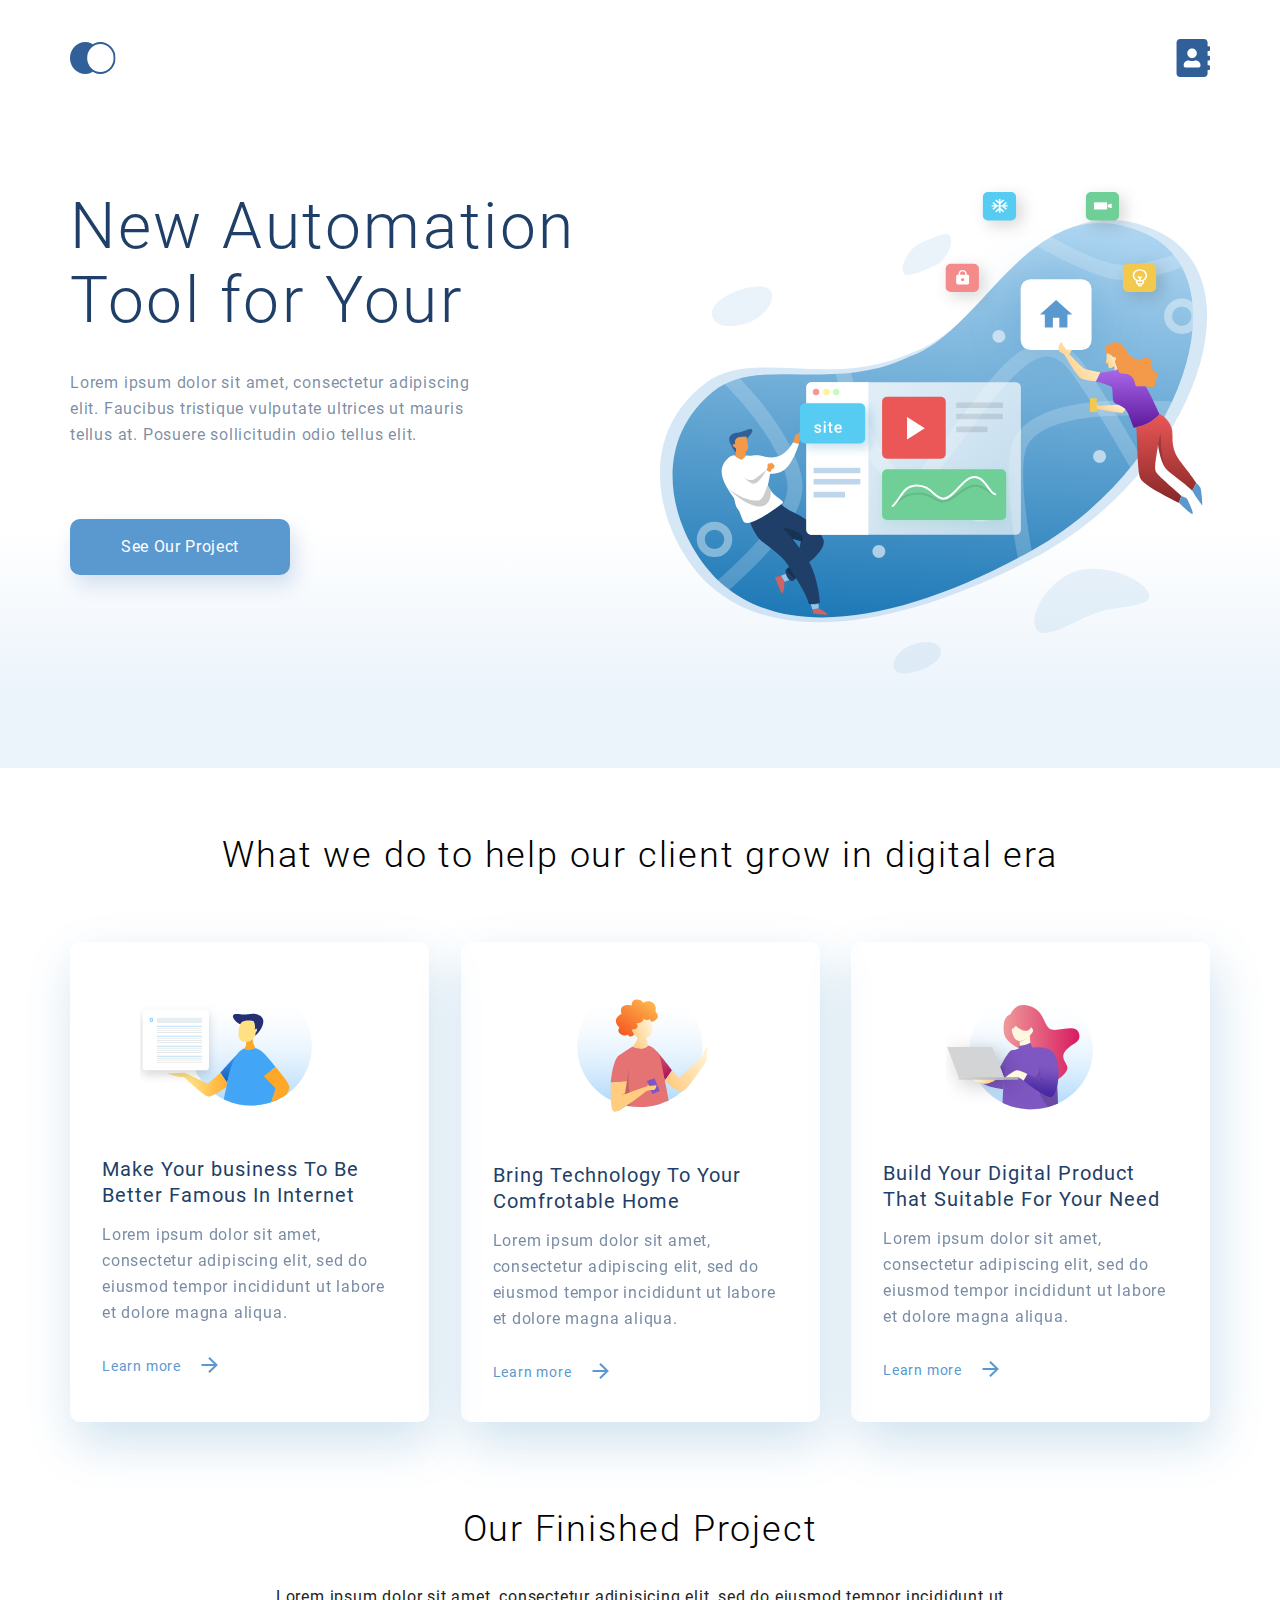
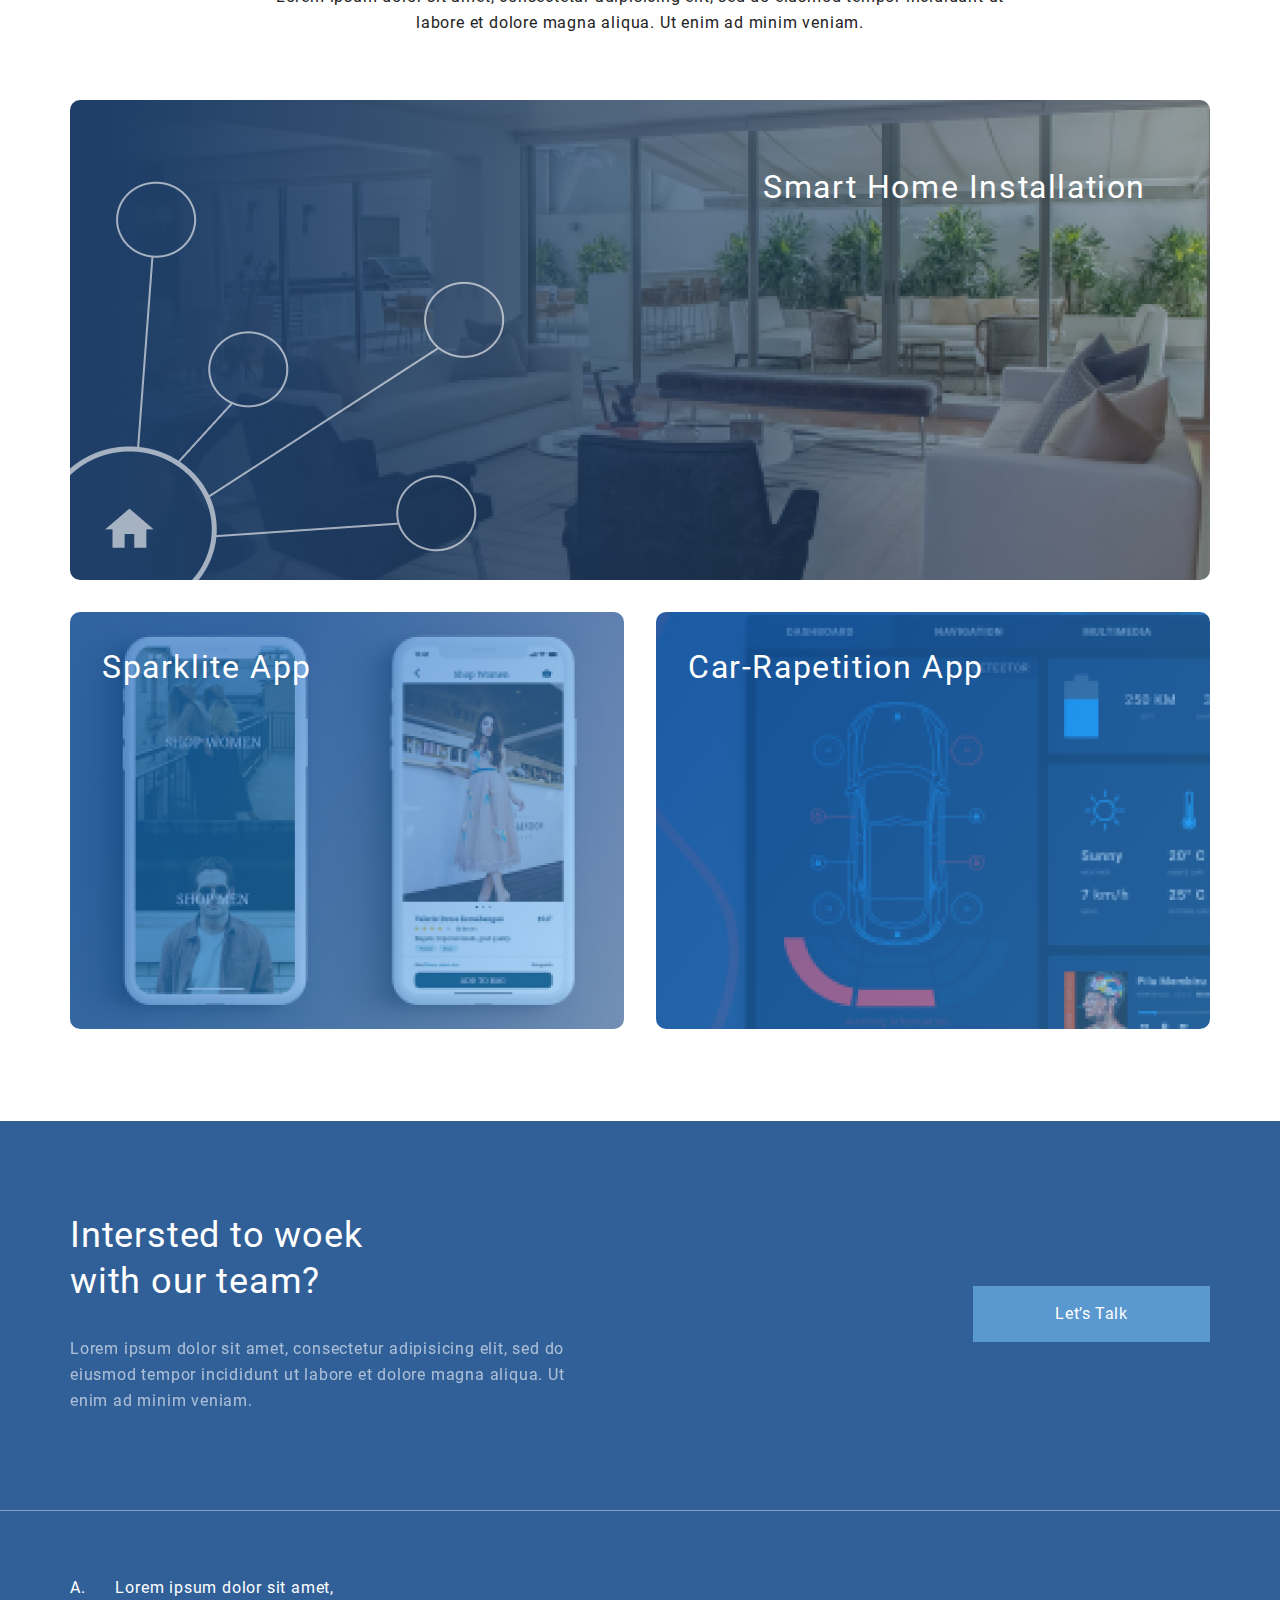
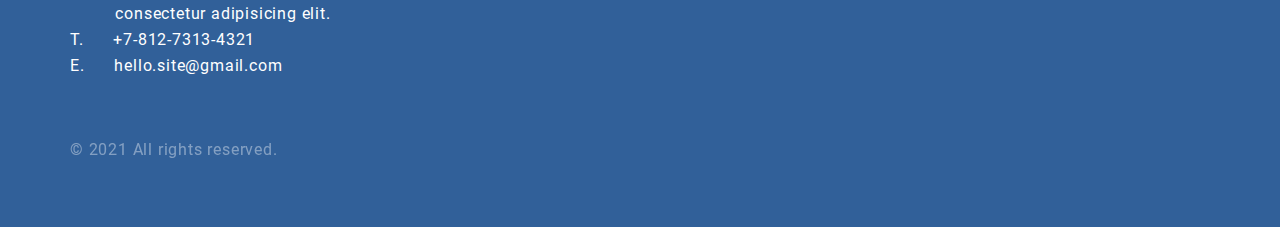
<file: index.html>
﻿<!DOCTYPE html>
<html lang="ru">
	<head>
		<title>Adaptive page_1</title>
		<meta charset="utf-8">
		<meta name="viewport" content="width=device-width, initial-scale=1.0">
		<link rel="stylesheet" href="css/style.css">
	</head>
	
	<body>
		<header>
			<a class="logo" href="index.html"></a>
			<a class="contacts" href="contacts.html"></a>
		</header>
		
		<main>
			<div class="m_wrap">
				<section class="m_top">
					<h1>New Automation Tool for Your</h1>
					<div>Lorem ipsum dolor sit amet, consectetur adipiscing elit. Faucibus tristique vulputate ultrices ut mauris tellus at. Posuere sollicitudin odio tellus elit.</div>
					<a href="projects.html" class="top_button">See Our Project</a>
				</section>
			</div>
			
			<section class="m_middle">
				<h2>What we do to help our client grow in digital era</h2>
				<div class="middle_wrap">
					<div>
						<div class="point_1"></div>
						<h6>Make Your business To Be Better Famous In Internet</h6>
						<div class="text">Lorem ipsum dolor sit amet, consectetur adipiscing elit, sed do eiusmod tempor incididunt ut labore et dolore magna aliqua.</div>
						<div class="ref">
						<a href="projects.html">Learn more</a></div>
					</div>
					<div>
						<div class="point_2"></div>
						<h6>Bring Technology To Your <br> Comfrotable Home</h6>
						<div class="text">Lorem ipsum dolor sit amet, consectetur adipiscing elit, sed do eiusmod tempor incididunt ut labore et dolore magna aliqua.</div>
						<div class="ref">
						<a href="projects.html">Learn more</a></div>
					</div>
					<div>
						<div class="point_3"></div>
						<h6>Build Your Digital Product That Suitable For Your Need</h6>
						<div class="text">Lorem ipsum dolor sit amet, consectetur adipiscing elit, sed do eiusmod tempor incididunt ut labore et dolore magna aliqua.</div>
						<div class="ref">
						<a href="projects.html">Learn more</a></div>
					</div>
				</div>
			</section>

			<section class="m_bottom">
				<h2>Our Finished Project</h2>
				<div class="text">Lorem ipsum dolor sit amet, consectetur adipisicing elit, sed do eiusmod tempor incididunt ut labore et dolore magna aliqua. Ut enim ad minim veniam.</div>
				<div class="bottom_wrap">
					<a href="projects.html" class="bottom3_1">Smart Home Installation</a>
					<a href="projects.html" class="bottom3_2">Sparklite App</a>
					<a href="projects.html" class="bottom3_3">Car-Rapetition App</a>
				</div>
			</section>
		</main>
		
		<footer>
			<section>
				<a href="contacts.html" class="f_button">Let’s Talk</a>
				<h3>Intersted to woek with our team?</h3>
				<div>Lorem ipsum dolor sit amet, consectetur adipisicing elit, sed do eiusmod tempor incididunt ut labore et dolore magna aliqua. Ut enim ad minim veniam.</div>
			</section>
			
			<div class="f_wrap">
				<section>
					<ol>
						<li value="1">
							<span>Lorem ipsum dolor sit amet, consectetur adipisicing elit.</span></li>
						<li value="20">
							<span>+7-812-7313-4321</span></li>
						<li value="5">
							<span>hello.site@gmail.com</span></li>
					</ol>
					<p class="copy">&copy; 2021 All rights reserved.</p>
				</section>
			</div>
		</footer>
	</body>
</html>
</file>
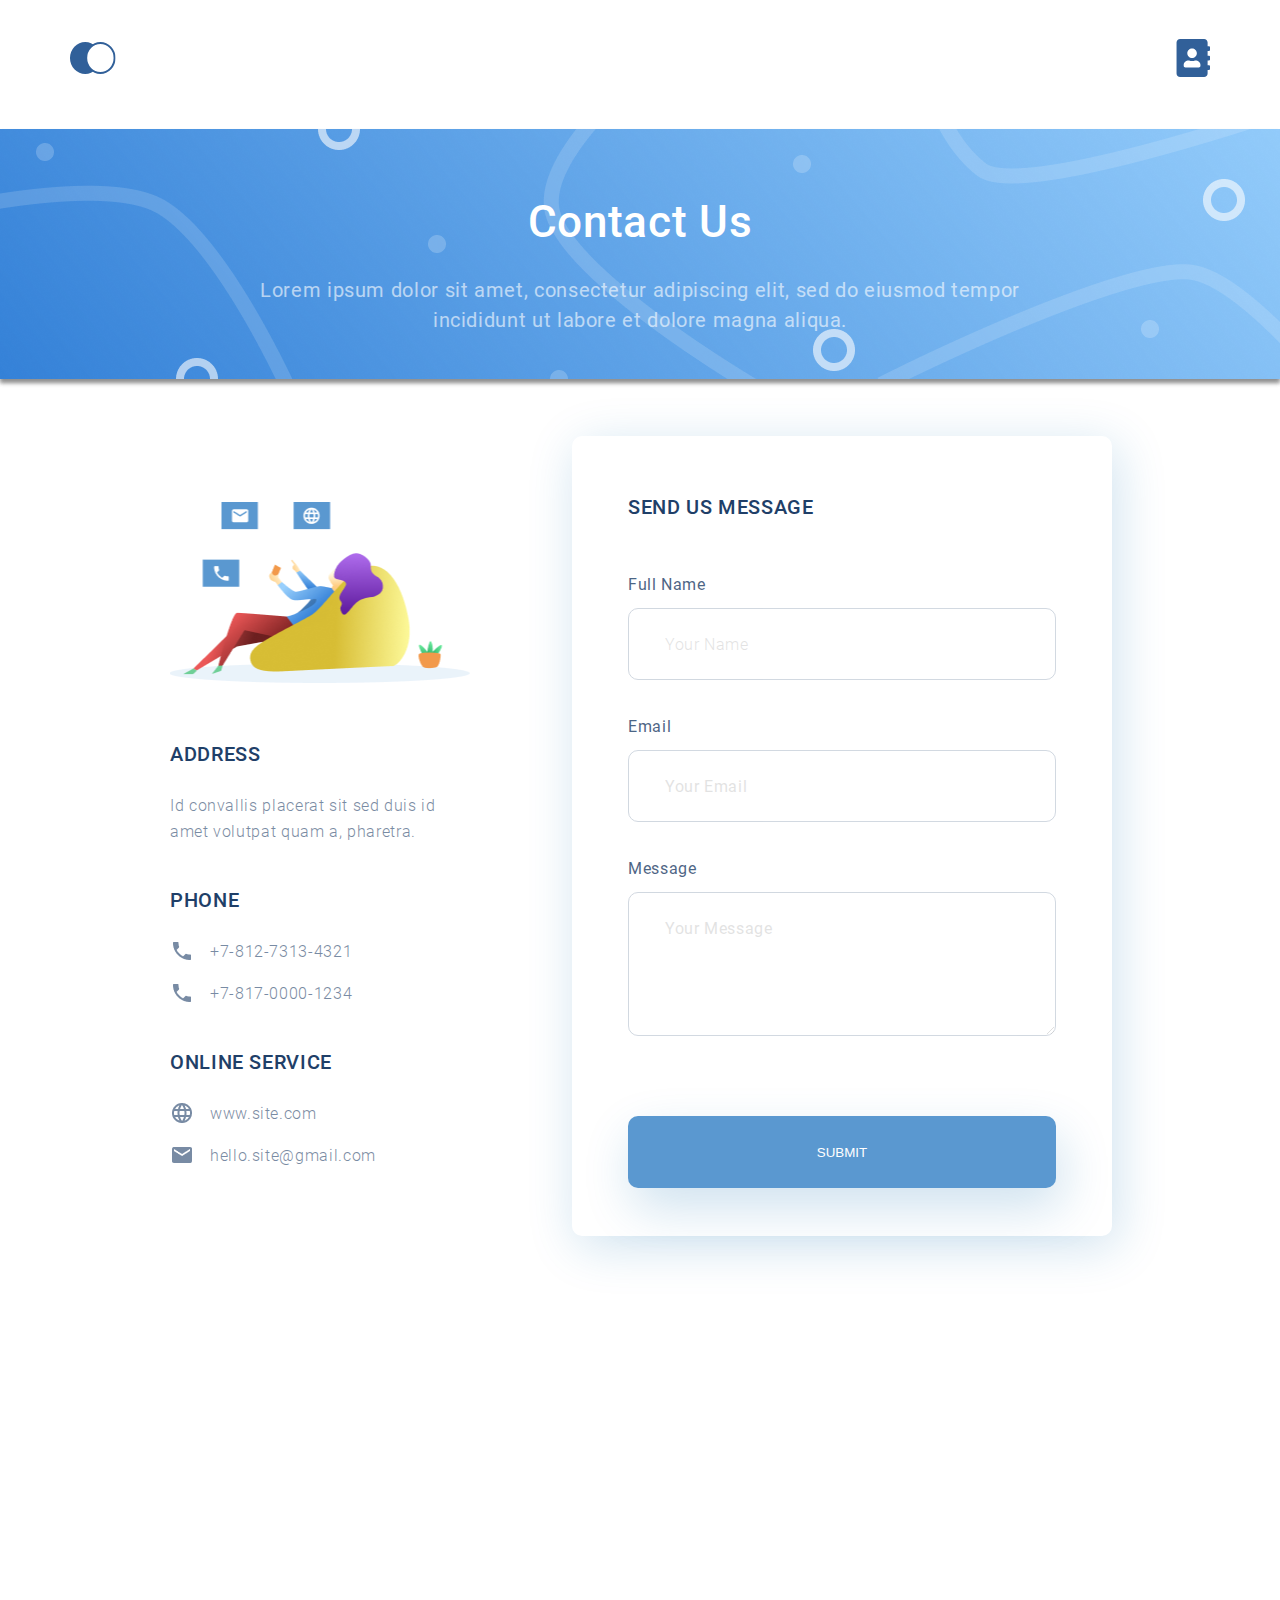
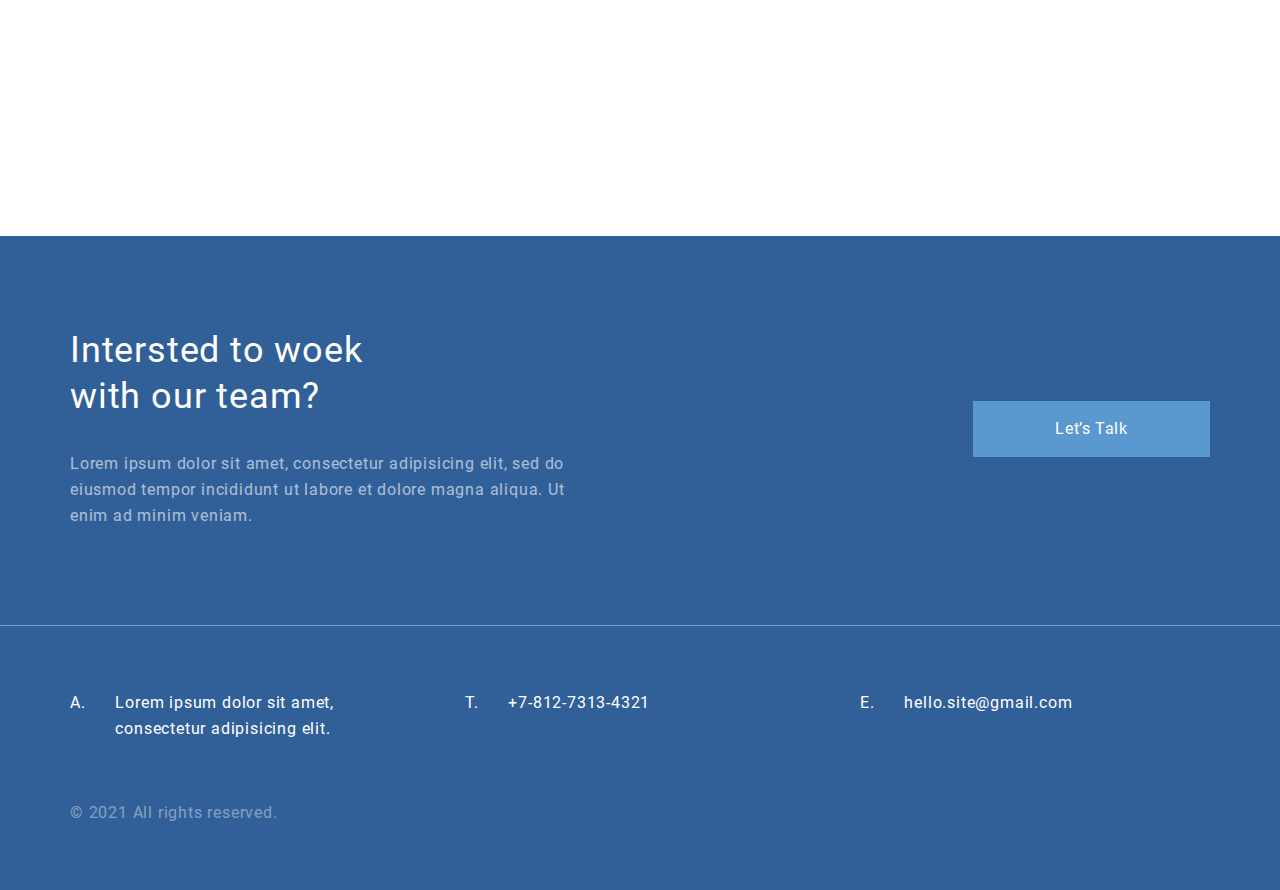
<file: contacts.html>
﻿<!DOCTYPE html>
<html lang="ru">
	<head>
		<title>Adaptive page_2</title>
		<meta charset="utf-8">
		<meta name="viewport" content="width=device-width, initial-scale=1.0">
		<link rel="stylesheet" href="css/style.css">
	</head>
	
	<body>
		<header>
			<a class="logo" href="index.html"></a>
			<a class="contacts" href="contacts.html"></a>
		</header>

		
		<main>
			<div class="c_top_wrap">
			<div class="c_top">
				<h4>Contact Us</h4>
				<div>Lorem ipsum dolor sit amet, consectetur adipiscing elit, sed do eiusmod tempor incididunt ut labore et dolore magna aliqua.</div>
			</div></div>

			<div class="c_middle">
				<div class="cont">
					<div class="cont_img"></div>
					<h5>ADDRESS</h5>
					<div class="text">Id convallis placerat sit sed duis id amet volutpat quam a, pharetra.</div>
					<h5>PHONE</h5>
					<ul class="phone">
						<li>+7-812-7313-4321</li>
						<li>+7-817-0000-1234</li>
					</ul>
					<h5>ONLINE SERVICE</h5>
					<ul class="serv">
						<li>www.site.com</li>
						<li>hello.site@gmail.com</li>
					</ul>
					
				</div>
				<form method="get" action="#">
					<h5>SEND US MESSAGE</h5>
					<div class="text_f">Full Name</div>
					<input class="form_name" type="text" name="Name" placeholder="Your Name" required>
					<div class="text_f">Email</div>
					<input class="form_email" type="email" name="E-mail" placeholder="Your Email" required>
					<div class="text_f">Message</div>
					<textarea class="form_mes" placeholder="Your Message" name="Message" required></textarea>
					<button type="submit">SUBMIT</button>
				</form>
			</div>

			
			<section id="map">
                <iframe src="https://yandex.ru/map-widget/v1/?um=constructor%3Aed590097da9371fe40b61579a68136a068dd8e54f1df425d6a6c0284f4e5218c&amp;source=constructor" width="100%" height="480"frameborder="0"></iframe>
			</section>
		</main>

		<footer>
			<section>
				<a href="contacts.html" class="f_button">Let’s Talk</a>
				<h3>Intersted to woek with our team?</h3>
				<div>Lorem ipsum dolor sit amet, consectetur adipisicing elit, sed do eiusmod tempor incididunt ut labore et dolore magna aliqua. Ut enim ad minim veniam.</div>
			</section>
			
			<div class="f_wrap">
				<section>
					<ul>
						<li value="1">
							<span>Lorem ipsum dolor sit amet, consectetur adipisicing elit.</span></li>
						<li value="20">
							<span>+7-812-7313-4321</span></li>
						<li value="5">
							<span>hello.site@gmail.com</span></li>
					</ul>
					<p class="copy">&copy; 2021 All rights reserved.</p>
				</section>
			</div>
		</footer>
	</body>
</html>
</file>
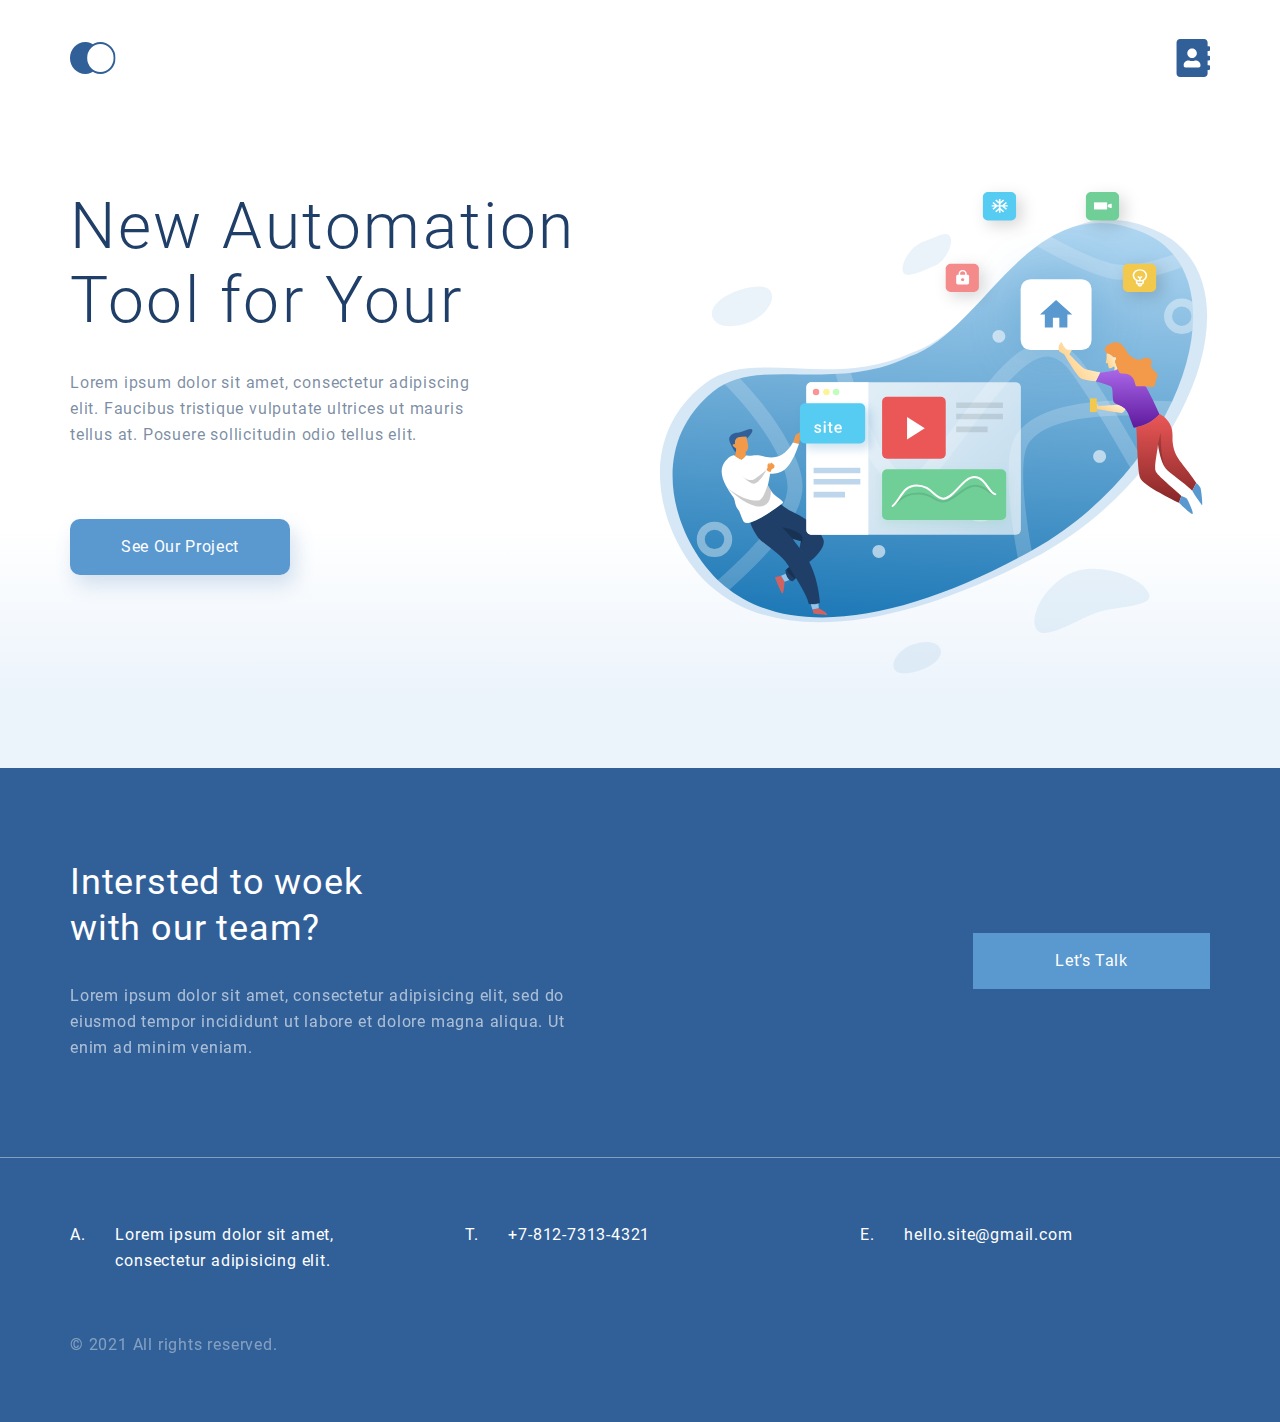
<file: projects.html>
<!DOCTYPE html>
<html lang="ru">
	<head>
		<title>Adaptive page_3</title>
		<meta charset="utf-8">
		<meta name="viewport" content="width=device-width, initial-scale=1.0">
		<link rel="stylesheet" href="css/style.css">
	</head>
	
	<body>
		<header>
			<a class="logo" href="index.html"></a>
			<a class="contacts" href="contacts.html"></a>
		</header>
		
		<main>
			<div class="m_wrap">
				<section class="m_top">
					<h1>New Automation Tool for Your</h1>
					<div>Lorem ipsum dolor sit amet, consectetur adipiscing elit. Faucibus tristique vulputate ultrices ut mauris tellus at. Posuere sollicitudin odio tellus elit.</div>
					<a href="projects.html" class="top_button">See Our Project</a>
				</section>
			</div>
			<section>
			</section>
		</main>
		
		<footer>
			<section>
				<a href="contacts.html" class="f_button">Let’s Talk</a>
				<h3>Intersted to woek with our team?</h3>
				<div>Lorem ipsum dolor sit amet, consectetur adipisicing elit, sed do eiusmod tempor incididunt ut labore et dolore magna aliqua. Ut enim ad minim veniam.</div>
			</section>
			
			<div class="f_wrap">
				<section>
					<ul>
						<li value="1">
							<span>Lorem ipsum dolor sit amet, consectetur adipisicing elit.</span></li>
						<li value="20">
							<span>+7-812-7313-4321</span></li>
						<li value="5">
							<span>hello.site@gmail.com</span></li>
					</ul>
					<p class="copy">&copy; 2021 All rights reserved.</p>
				</section>
			</div>
		</footer>
	</body>
</html>
</file>
<file: css/style.css>
@font-face {
    font-family: 'roboto';
    src: url('../fonts/Roboto-Regular.ttf');
    font-weight: 400;
}
@font-face {
	font-family: 'roboto';
	src: url('../fonts/Roboto-Light.ttf');
	font-weight: 300;
}
@font-face {
	font-family: 'roboto';
	src: url('../fonts/Roboto-Medium.ttf');
	font-weight: 500;
}


html, body, body div, div, span, h1, h2, h3, h4, h5, h6, p, a, em, img, small, strike, strong, sub, sup, b, u, i, dl, dt, dd, ol, ul, li, fieldset, form, label, legend, aside, section, article, header, footer, main, input, textarea, button {
    margin: 0;
    padding: 0;
    border: none;
    outline: none;
    background: none;
    box-sizing: content-box;
}
ol, ul, li {
    list-style: none;
}
table {
    border-collapse: collapse;
    border-spacing: 0;
}
input, textarea {
    font: inherit;
    box-sizing: border-box;
}


body {
    font-family: 'roboto';
    font-weight: 400;
	font-style: normal;
    font-size: 16px;
    line-height: 26px;
    letter-spacing: 0.05em;
    color: rgba(31,63,104,.6);
    position: relative;
    min-width: 375px;
}

header {
    position: absolute;
    top: 34px;
    width: 1140px;
    height: 48px;
    left: 50%;
    margin-left: -570px;
}

footer {
    color: #fff;
    background: #316099;
}
section {
    width: 1140px;
    margin: 0 auto;
}

/* header */
header a {
    position: absolute;
    top: 0;
    bottom: 0;
}
.logo {
	left: 0;
	width: 46px;
	background: url('../images/logo.svg') center no-repeat;
}
.contacts {
	right: 0;
	width: 34px;
	background: url('../images/contacts_icon.svg') center no-repeat;
}

/* footer */
footer section {
	padding: 64px 0;
}

h3 {
	font-weight: 400;
	font-size: 36px;
	line-height: 46px;
	width: 341px;
	color: #fff;
	margin-top: 27px; /*91-64*/
}

footer section div {
	width: 495px;
/*	height: 80px;*/
	opacity: 0.6;
	margin-top: 32px;
	margin-bottom: 32px; /*96-64*/
}

.f_button {	
	float: right;
	width: 237px;
	height: 26px;/*56-2*15*/
	border: none;
	background: #5A98D0;
	cursor: pointer;
	font-weight: 400;
	font-size: 16px;
	line-height: 26px;
	text-align: center;
	display: inline-block;
	padding: 15px 0;
	letter-spacing: 0.04em;
	text-decoration: none;
	color: #fff;
	margin-top: 101px; /*165-64*/
	transform: none;
}
.f_button:hover {
	transform: scale(1.02);
}

.f_wrap {
    border-top: 1px solid rgba(255,255,255,.4);
}
footer ul {
    display: flex;
    justify-content: space-between;
}
footer li {
    list-style-type: upper-latin;
    list-style-position: inside;
    flex: none;
    width: 350px;
}
footer li span {
    margin-left: 25px;
    display: inline-block;
    vertical-align: top;
    width: 250px;
}
.copy {
    margin: 58px 0 0;
    opacity: 0.4;
}

/* content */

/* 1 секция в мэйне*/
.m_wrap {
	height: 768px;
	background: linear-gradient(0deg, #EBF3FB 0%, #EBF3FB 8.84%, rgba(152, 195, 232, 0) 31.12%);
}

.m_top {
	padding-top: 190px;
	background: url('../images/illustration.svg') right bottom no-repeat;
	height: 484px; /*492*/
}

h1 {
	width: 510px;
	font-weight: 300;
	font-size: 64px;
	line-height: 74px;
	letter-spacing: 0.04em;
	color: #1F3F68;
}

.m_top > div {
	width: 425px;
	padding-top: 32px;
}

.top_button {
	width: 220px;
	height: 26px;/*56-2*15*/
	border: none;
	background: #5A98D0;
	box-shadow: 5px 10px 20px rgba(53, 110, 173, 0.2);
	border-radius: 10px;
	cursor: pointer;
	font-weight: 400;
	font-size: 16px;
	line-height: 26px;
	text-align: center;
	display: inline-block;
	padding: 15px 0;
	letter-spacing: 0.04em;
	text-decoration: none;
	color: #fff;
	margin-top: 71px;
	transform: none;
}
.top_button:hover {
	transform: scale(1.02);
}

/* 2 секция в мэйне */
.m_middle {
/*	height: 585.13px;*/
	margin-top: 64px;
	box-sizing: border-box;
	}

h2 {
	font-weight: 300;
	font-size: 36px;
	line-height: 46px;
	text-align: center;
	letter-spacing: 0.05em;
	color: #000000;
}

.middle_wrap {
	width: 100%;
	display: flex;
	flex-wrap: wrap;
/*	height: 480px;*/
	margin-top: 32px;
	justify-content: space-between;
}

.middle_wrap > div {
	box-sizing: border-box;
	flex: none;
	height: 480px;
	width: 359px;
	margin-top: 32px;
	padding-left: 32px;
	padding-right: 32px;
	box-shadow: 5px 20px 50px rgba(16, 112, 177, 0.2);
	border-radius: 10px;
}
	
.point_1 {
	width: 172px;
	height: 120px;
	background: url('../images/point_1.svg') right / cover no-repeat;
	margin: 44px 85px auto 38px; 
}

.point_2 {
	width: 132px;
	height: 126px;
	background: url('../images/point_2.svg') center / cover no-repeat;
	margin: 44px 78px auto 84px; 
}

.point_3 {
	width: 147.38px;
	height: 118.68px;
	background: url('../images/point_3.svg') right / cover no-repeat;
	margin: 49px 85px auto 63px; 
}

h6 {
	font-weight: 400;
	font-size: 20px;
	letter-spacing: 0.05em;
	color: #1F3F68;
	margin-top: 50px;
}

.m_middle .text {
	color: #1F3F68;
	opacity: 0.6;
	padding-top: 14px;
}

.ref {
	margin-top: 27px;
	width: 120px;
	height: 27px;
}

.middle_wrap a {
	font-size: 14px;
	color: #5A98D0;
	text-decoration: none;
}

.middle_wrap a::after{
	content: '';
	float: right;
	height: 24px;
	width: 22px;
	background: url('../images/arrow.svg') right /cover no-repeat;
}


.m_bottom {

	margin: 84px auto 92px;
}

.m_bottom > .text {
	width: 750px;
	text-align: center;
	color: #222222;
	opacity: 1;
	margin: 32px auto 0;
}

.bottom_wrap {
	display: grid;
	box-sizing: border-box;
	grid-template: 480px 417px / 1fr 1fr;
	gap: 32px;
	height: 929px;
	margin-top: 64px;
	font-size: 32px;
	line-height: 46px;
	letter-spacing: 0.05em;
	opacity: 1;
}

.bottom3_1 {
	grid-column: span 2;
	text-align: right;
	padding-top: 64px;
	padding-right: 64px;
	background: url('../images/house_background.png') left / contain no-repeat, linear-gradient(89.99deg, #1F3F68 3.62%, rgba(31, 63, 104, 0.37) 97.78%), url('../images/office.png') center / cover, #E8E8E8;
	border-radius: 10px;
	text-decoration: none;
	color: #fff;
	transform: none;
}
.bottom3_1:hover {
	transform: scale(1.02);
}

.bottom3_2 {
	box-sizing: border-box;
	font-weight: 400;
	padding-left: 32px;
	padding-top: 32px;
	background: linear-gradient(308.85deg, rgba(66, 165, 245, 0.4) -1.71%, rgba(21, 101, 192, 0.6) 74.54%), url('../images/phone_screen.png') center / cover, #E8E8E8;
	border-radius: 10px;
	text-decoration: none;
	color: #fff;
	transform: none;
}
.bottom3_2:hover {
	transform: scale(1.02);
}
	
.bottom3_3 {
	box-sizing: border-box;
	padding-left: 32px;
	padding-top: 32px;
	background: linear-gradient(306.48deg, rgba(66, 165, 245, 0.4) 0%, rgba(21, 101, 192, 0.6) 97.81%), url('../images/car.png') center / cover, #E8E8E8;
	border-radius: 10px;
	text-decoration: none;
	color: #fff;
	transform: none;
}
.bottom3_3:hover {
	transform: scale(1.02);
}

.c_top_wrap {
	height: 379px;
}

.c_top {
	position: absolute;
	width: 100%;
	left: 0%;
	margin-left: auto;
	top: 129px;
	height: 250px;
	background: url('../images/title.png') bottom / cover, linear-gradient(253.6deg, #98D0FC 2.46%, #3481D7 93.24%);
	box-shadow: 0px 4px 4px rgba(0, 0, 0, 0.25), 0px 4px 4px rgba(0, 0, 0, 0.25);
	text-align: center;
	letter-spacing: 0.04em;
	color: #fff;
}

h4 {
	font-style: normal;
	font-weight: 500;
	font-size: 44px;
	line-height: 74px;
	margin-top: 56px;
}
.c_top div {
	font-size: 20px;
	line-height: 30px;
	opacity: 0.6;
	width: 780px;
	margin: 16px auto 0;
}

.c_middle {
	display: grid;
	width: 940px;
	grid-template: 800px / 301px 540px;
	gap: 101px;
	margin: 57px auto 0;
	letter-spacing: 0.04em;
	align-items: center;
}

.cont {
	height: 668px;
	padding: 0;
	text-align: left;
	font-family: 'Roboto';
	font-weight: 300;
	font-size: 16px;
	line-height: 26px;
	letter-spacing: 0.04em;
	color: #1F3F68;
}


form {
	box-sizing: border-box;
	height: 800px;
	background: #fff;
	box-shadow: 5px 10px 50px rgba(16, 112, 177, 0.2);
	border-radius: 10px;
	padding: 56px;
}
.cont_img {
	width: 300px;
	height: 181px;
	background: url('../images/cont.png') top no-repeat;
	margin: 0;
	padding-bottom: 16px;
}

h5 {
	display: inline-block;
	margin: 40px 0 8px;
	font-weight: 500;
	font-size: 20px;
	line-height: 30px;
	color: #1F3F68;
}

.cont .text {
	margin-top: 16px;
	font-weight: 300;
	color: #1F3F68;
	opacity: 0.6;
}
.c_middle li {
	padding-left: 40px;
	margin-top: 16px;
	opacity: 0.6;
}

.phone li {
	background: url(../images/phone_icon.png) no-repeat;
}

.serv li:first-child {
	background: url(../images/globe_icon.png) no-repeat;
}

.serv li:last-child {
	background: url(../images/mail_icon.png) no-repeat;
}

form h5 {
	margin: 0 0 16px;
}

.text_f {
	font-size: 16px;
	line-height: 30px;
	color: #1F3F68;
	opacity: 0.8;
	margin: 32px 0 8px;
	
}

.form_name {
	border: 1px solid #1F3F68;
	border-radius: 10px;
	height: 72px;
	width: 428px;
	font-weight: 300;
	line-height: 30px;
	letter-spacing: 0.04em;
	color: #1F3F68;
	opacity: 0.2;
	padding-left: 36px;
	transform: none;
}
.form_name:hover {
	opacity: 1;
}

.form_email {
	border: 1px solid #1F3F68;
	border-radius: 10px;
	height: 72px;
	width: 428px;
	line-height: 30px;
	letter-spacing: 0.04em;
	color: #1F3F68;
	opacity: 0.2;
	padding-left: 36px;
	transform: none;
}
.form_email:hover {
	opacity: 1;
}

.form_mes {
	border: 1px solid #1F3F68;
	border-radius: 10px;
	height: 144px;
	width: 428px;
	line-height: 30px;
	letter-spacing: 0.04em;
	color: #1F3F68;
	opacity: 0.2;
	padding: 21px 10px 0 36px;
	transform: none;
}
.form_mes:hover {
	opacity: 1;
}

form button {
	width: 428px;
	height: 72px;
	background: #5A98D0;
	box-shadow: 5px 20px 50px rgba(16, 112, 177, 0.2);
	border-radius: 10px;
	color: #fff;
	margin-top: 72px;
	cursor: pointer;
	transform: none;
}
form button:hover {
	transform: scale(1.02);
}

#map {
	height: 480px;
	width: 940px;
	margin: 100px auto 20px;
}



@media screen and (max-width:1199px) {
    header {
        width: 700px;
        margin-left: -350px;
    }
    section {
        width: 700px;
    }
	

    footer section {
        width: 520px;
    }
	
    footer ul {
        display: block;
    }
    footer li {
        width: 100%;
    }
    footer li span {
        width: auto;
        margin-left: 40px;
    }
    footer li + li {
        margin-top: 20px;
    }
	
	h3 {
		width: 336px;
		height: 82px;
		margin-top: -17px; /*47-64*/
	}

	footer section div {
		width: 336px;
		height: 96px;
		margin-bottom: 0; /*64-64*/
	}

	.f_button {
		width: 133px;
		height: 26px;/*32-2x3*/
		padding: 3px 0;
		margin-top: 100px; /*161-64+3*/
	}
	

	.m_top {
		background-size: 336px 292px;
		height: 473px;
	}
	

	.middle_wrap {
		flex-wrap: nowrap;
		flex-direction: column;
	}
	
	.middle_wrap > div {
		height: 450px;
		width: 336px;
		margin: 32px auto 0;
		padding-left: 30px;
		padding-right: 30px;
	}

	.point_1 {
		width: 160px;
		height: 112px;
		margin: 41px 77px auto 33px; 
	}
	.point_2 {
		width: 124px;
		height: 118px;
		margin: 41px 71px auto 77px; 
	}
	.point_3 {
		width: 137px;
		height: 114px;
		margin: 42px 77px auto 56px; 
	}
	h6 {
		margin-top: 42px;
	}
	ref {
		margin-top: 25px;
	}
	

	.m_bottom {
		margin: 127px auto 109px;
	}
	.m_bottom > .text {
		width: 520px;
	}
	.bottom_wrap {
		grid-template: 297px 253px / 1fr 1fr;
		gap: 32px;
		height: 582px;
		margin-top: 64px;
		font-size: 32px;
		line-height: 46px;
		letter-spacing: 0.05em;
		color: #fff;
		opacity: 1;
	}
	.bottom3_2 {
		font-size: 28px;
		padding-left: 19px;
		padding-top: 19px;
	}
	.bottom3_3 {
		font-size: 28px;
		padding-left: 19px;
		padding-top: 19px;
	}
	
	

	.c_top_wrap {
		height: 349px;
	}
	.c_top {
		top: 99px;
	}
	h4 {
		margin-top: 50px;
	}
	.c_top div {
		width: 520px;
	}
	

	.c_middle {
		grid-template: 668px 800px / 343px;
		width: 343px;
		justify-items: center;
		gap: 64px;
		height: 1532px;
		margin-top: 64px;
		letter-spacing: normal;
		color: #fff;
	}
	form {
		width: 520px;
		padding: 54px;
	}

	#map {
		
		width: 100%;
		height: 392px;
		max-width: 940px;
		margin: 64px auto 100px;
	}
	main {
		padding: 0 30px 30px 30px;
	}
}
@media screen and (max-width:729px) {
    header {
        width: auto;
        margin-left: 0;
        left: 16px;
        right: 16px;
        top: 16px;
    }
    section {
        width: auto;
        margin: 0 16px;
    }
   
	footer section {
        width: auto;
        padding: 32px 0;
    }
    footer ol {
        padding-left: 20px;
    }
	footer li {
		list-style-position: outside;
	}
	footer li span {
		margin-left: 20px;
		line-height: 19px;
	}
	
	footer > section {
		position: relative;
		height: 292px;
		padding: 18px 0 0;
		text-align: center;
	}
	h3 {
		font-size: 24px;
		line-height: 28px;
		width: 200px;
		height: 51px;
		margin: 0 auto 0;
	}
	footer section div {
		width: 343px;
		height: 97px;
		line-height: 26px;
		margin: 32px auto 0;
	}
	.f_button {
		float: none;
		position: absolute;
		bottom: 40px;
		margin-top: 40px;
		left: 50%;
		margin-left: -54px; 
		width: 108px;
		height: 26px; 
		padding: 3px 0;
	}
	.copy {
		margin: 32px 0 0;
	}
	
	
	.m_wrap {
		height: 376px;
		text-align: center;
	}
	.m_top {
		padding-top: 92px;
		background: none;
		height: 243px; 
	}
	h1 {
		width: auto;
		font-size: 32px;
		line-height: 38px;
	}
	.m_top > div {
		width: auto;
		height: 96px;
		padding-top: 12px;
	}
	.top_button {
		width: 108px;
		height: 27px;
		padding: 0;
		font-size: 12px;
		line-height: 26px;
		letter-spacing: normal;
		margin: 32px auto 0;
	}
	
	
	.m_middle {
		margin-top: 48px;
	}
	h2 {
		font-size: 24px;
		line-height: 28px;
		letter-spacing: normal;
	}
	.middle_wrap {
		margin-top: 0;
	}
	

	.m_bottom {
		margin: 64px auto;
	}
	.m_bottom h2 {
		font-size: 24px;
		text-align: center;
		letter-spacing: normal;
		margin: 64px auto 0;
		width: 343px;
	}
	.m_bottom > .text {
		width: 343px;
		margin: 32px auto 0;
	}
	.bottom_wrap {
		grid-template: 144px 255px 262px / 343px;
		justify-content: center;
		gap: 16px;
		height: 693px;
		margin-top: 82px;
		letter-spacing: normal;
		color: #fff;
	}
	.bottom3_1 {
		font-size: 16px;
		grid-column: 1;
		padding-right: 16px;
		padding-top: 16px;
	}
	.bottom3_2 {
		font-size: 16px;
		padding-left: 16px;
		padding-top: 16px;
	}
	.bottom3_3 {
		font-size: 16px;
		padding-left: 16px;
		padding-top: 16px;
	}
	
	
	.c_top_wrap {
		height: 333px;
	}
	.c_top {
		top: 83px;
		background-position: 55% 100%;
	}
	h4 {
		font-size: 24px;
		line-height: 29px;
		margin-top: 48px;
	}
	.c_top div {
		width: 341px;
		font-size: 16px;
		line-height: 30px;
		margin-top: 32px;
	}
	
	
	.c_middle {
		grid-template: 668px 514px / 343px;
		width: 343px;
		justify-items: center;
		gap: 32px;
		height: 1214px;
		margin-top: 46px;
	}
	form {
		width: 343px;
		height: 514px;
		padding: 36px;
	}
	form h5 {
		font-size: 16px;
		margin: 0 0 6px;
	}
	.text_f {
		font-size: 14px;
		line-height: 16px;
		margin: 27px 0 0;
	}
	.form_name {
		height: 46px;
		width: 271px;
		letter-spacing: 0.04em;
		color: #1F3F68;
		opacity: 0.2;
		padding-left: 22px;
		padding-top: 0; 
	}
	.form_email {
		height: 46px;
		width: 271px;
		padding-left: 22px;
		padding-top: 0;
	}
	.form_mes {
		height: 93px;
		width: 271px;
		opacity: 0.2;
		padding-left: 22px;
		padding-top: 13px;
	}

	form button {
		width: 271px;
		height: 46px;
		margin-top: 46px;
	}
	
	
	#map {
		display: inline-block;
		position: relative;
		padding: 0 auto;
		
		
		height: 300px;
		background-position: 50% 50%;
		margin: 32px auto 190px;
	}

	main {
		padding: 0 30px 30px 30px;
	}
}
</file>
